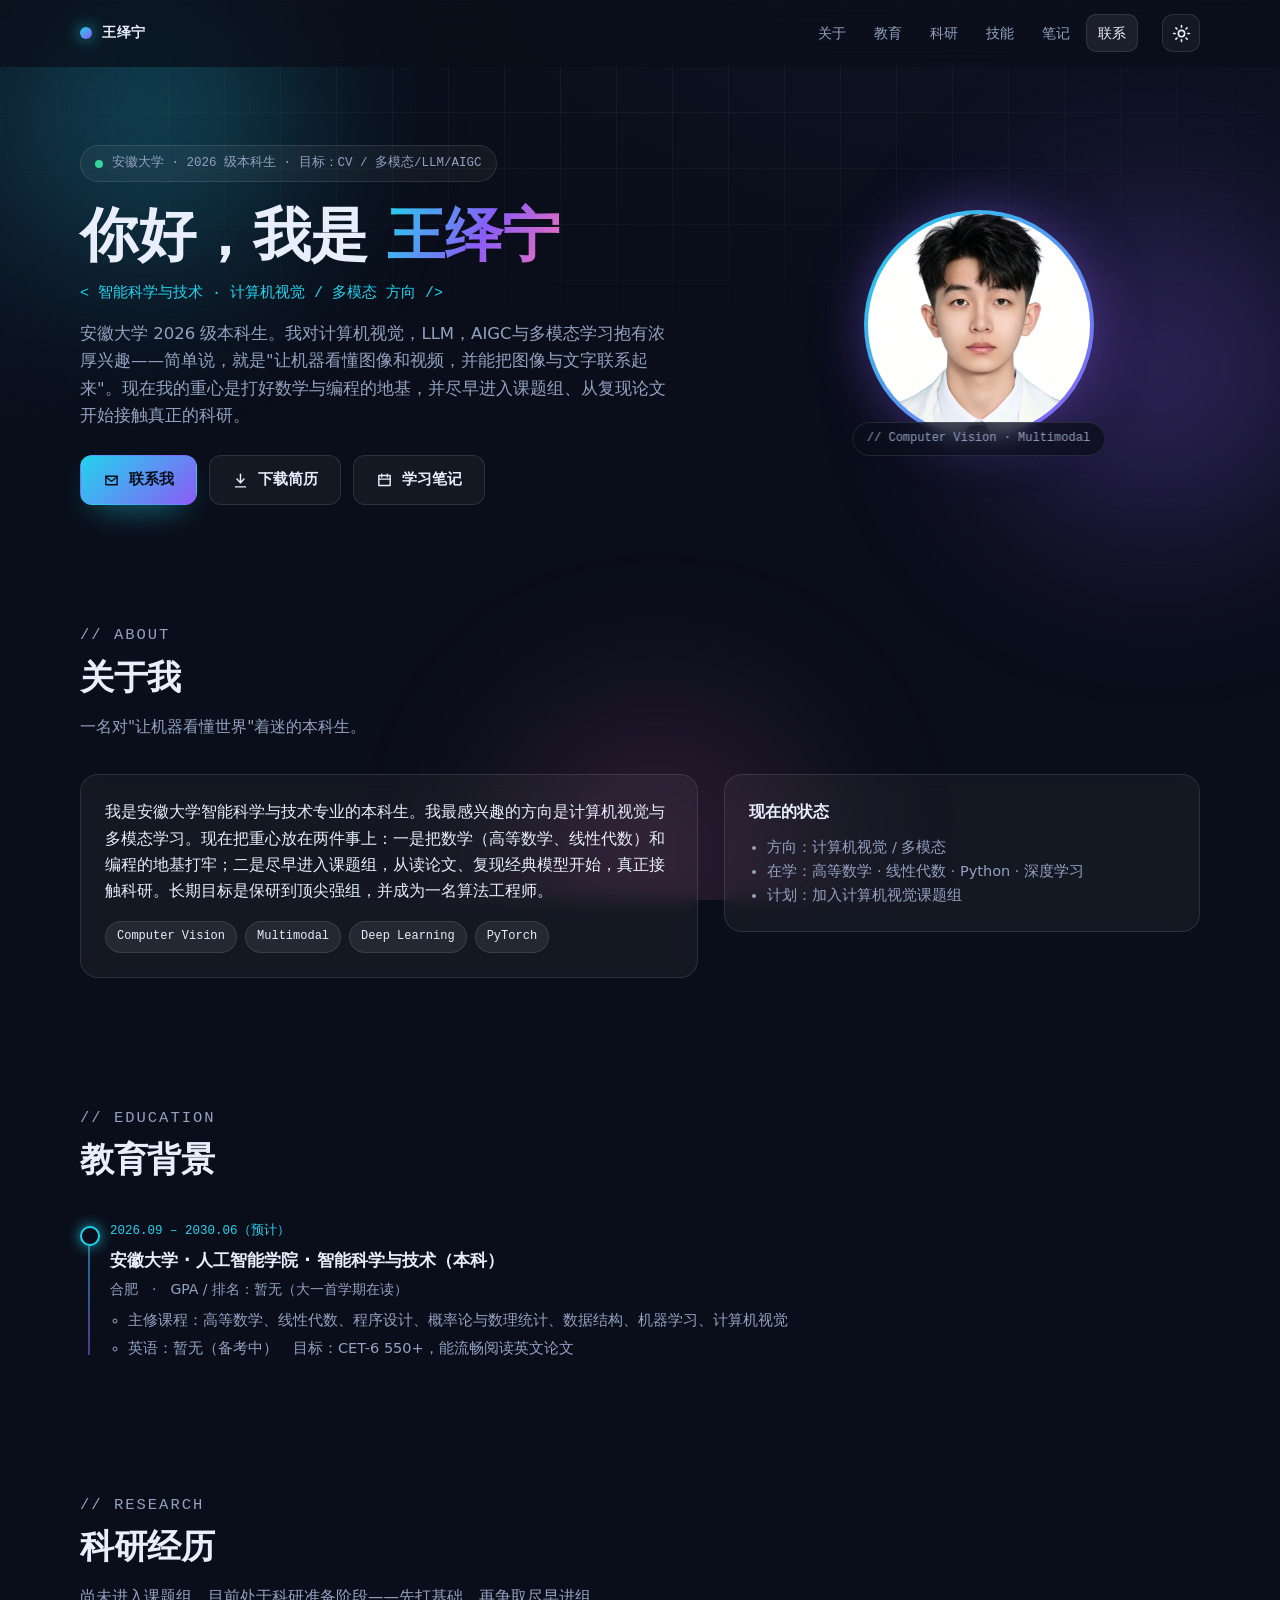
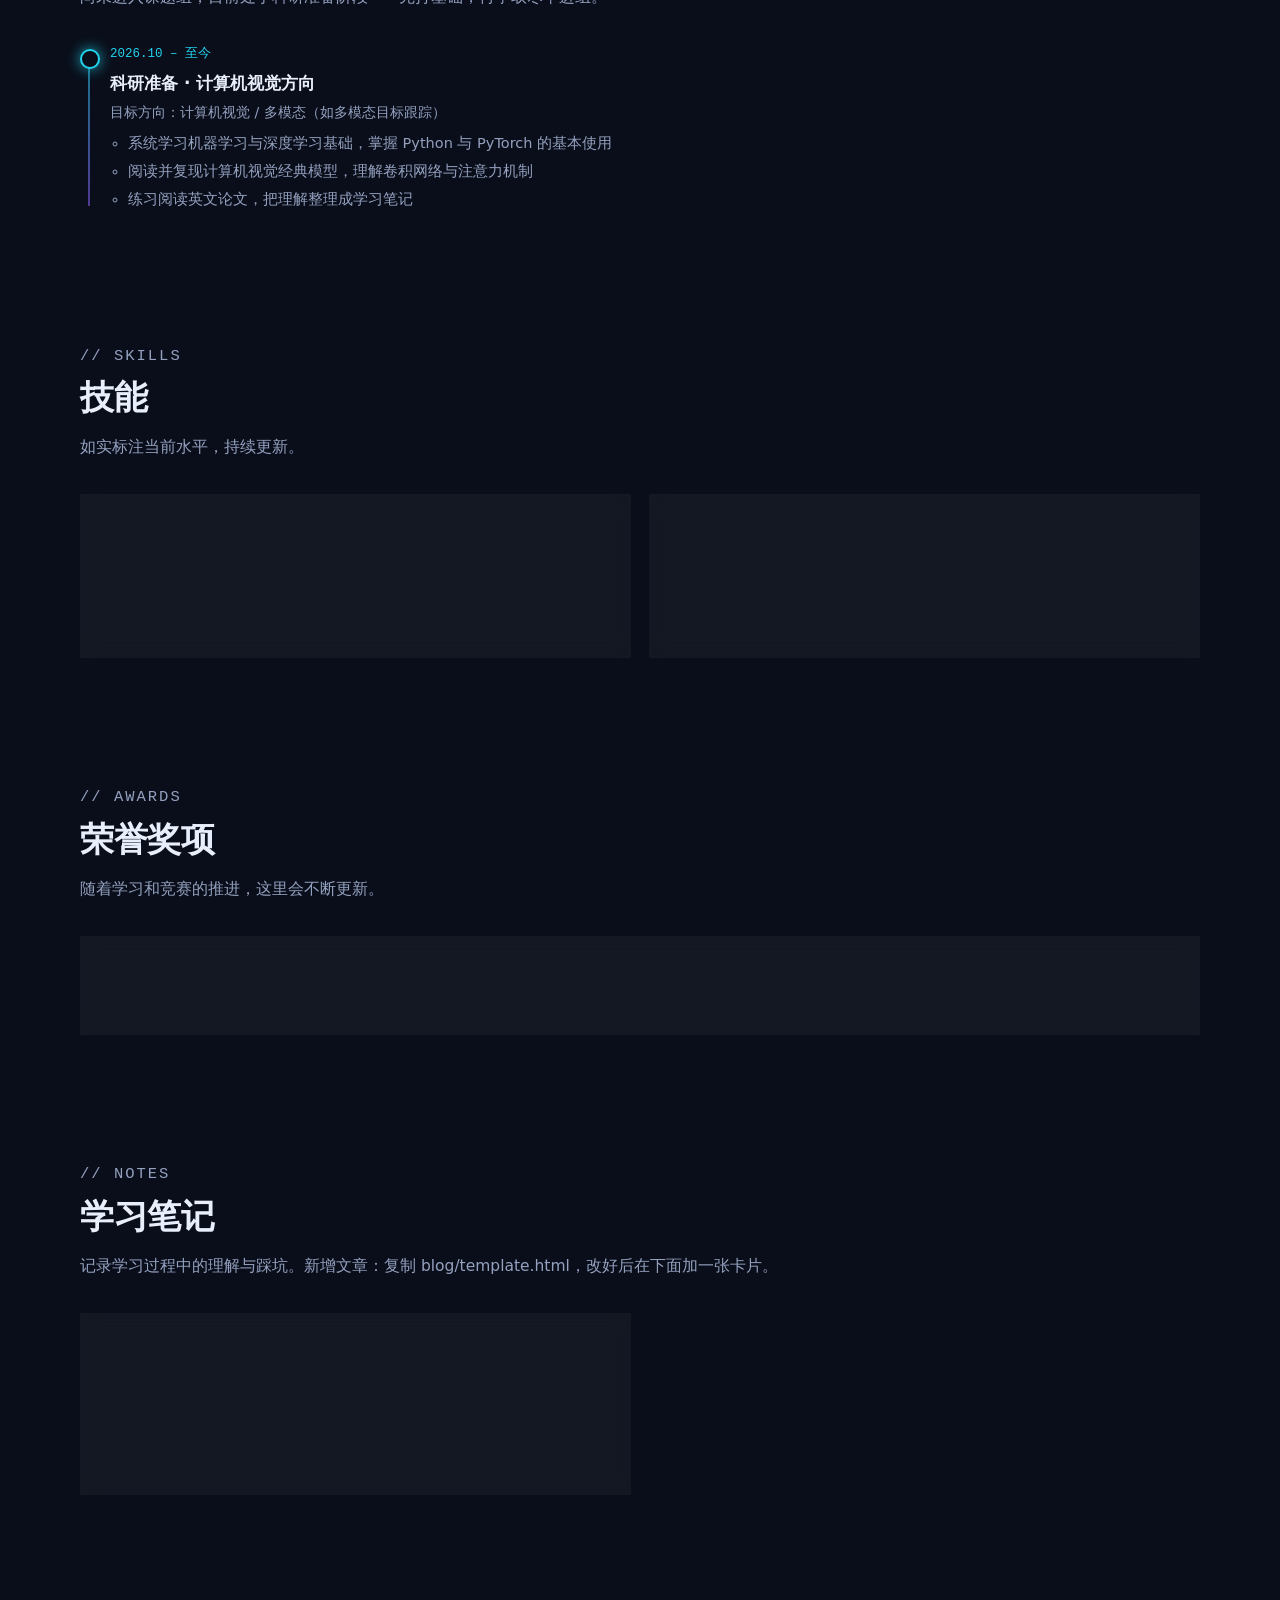
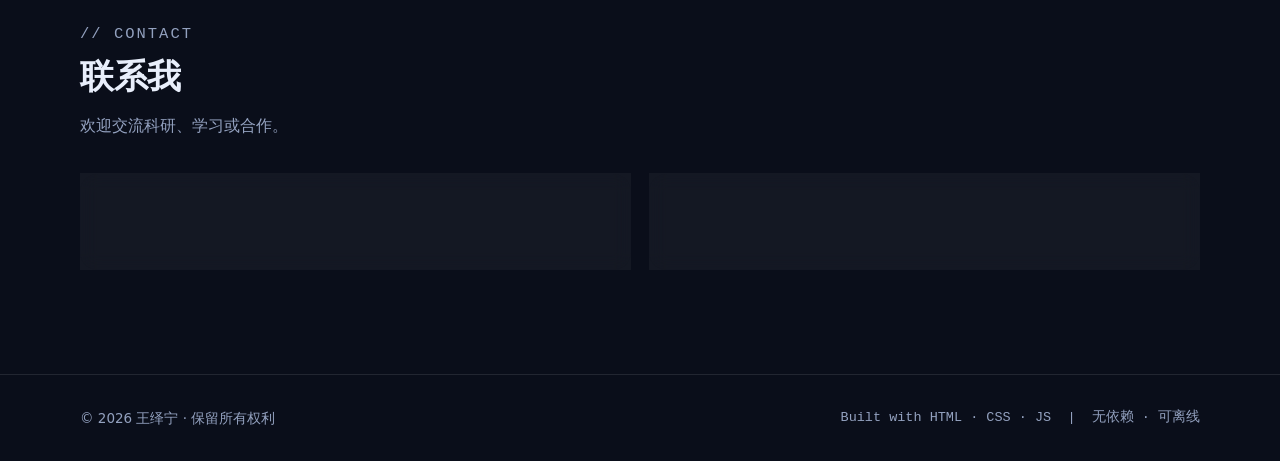
<file: index.html>
<!DOCTYPE html>
<html lang="zh-CN" data-theme="dark">
<head>
<meta charset="UTF-8">
<meta name="viewport" content="width=device-width, initial-scale=1">
<title>王绎宁· 智能科学与技术 · 个人主页</title>
<meta name="description" content="王绎宁的个人主页 —— 安徽大学 智能科学与技术，方向：计算机视觉 / 多模态/LL M>
<link rel="icon" href="assets/img/avatar.jpg" type="image/jpeg">
<script>document.documentElement.classList.add('js');</script>
<!--
  ===================== 只剩这些要你填（搜索【即可）=====================
  1. 姓名：本页 4 处（标题/导航/Hero/页脚）
  2. 联系方式：底部「联系我」区（邮箱 / GitHub / 电话）
  3. 头像：把照片放到 assets/img/avatar.png，并把 Hero 的 img src 改掉
  4. GPA / 英语 / 奖项：搜索「待补充」
  ===================================================================
-->
<link rel="stylesheet" href="assets/css/style.css">
</head>
<body>
<a class="skip" href="#main">跳到主要内容</a>

<div class="bg" aria-hidden="true">
  <span class="orb a"></span><span class="orb b"></span><span class="orb c"></span>
</div>

<header class="header">
  <div class="wrap nav">
    <a class="brand" href="#top"><span class="dot"></span><span>王绎宁</span></a>
    <nav class="nav-links" aria-label="主导航">
      <a href="#about">关于</a>
      <a href="#education">教育</a>
      <a href="#research">科研</a>
      <a href="#skills">技能</a>
      <a href="#notes">笔记</a>
      <a href="#contact">联系</a>
    </nav>
    <div class="nav-tools">
      <button class="icon-btn theme-btn" type="button" aria-label="切换主题" title="切换主题">
        <svg viewBox="0 0 24 24" width="19" height="19" fill="none" stroke="currentColor" stroke-width="2" stroke-linecap="round" stroke-linejoin="round" aria-hidden="true">
          <circle cx="12" cy="12" r="4"></circle>
          <path d="M12 2v2M12 20v2M4.9 4.9l1.4 1.4M17.7 17.7l1.4 1.4M2 12h2M20 12h2M4.9 19.1l1.4-1.4M17.7 6.3l1.4-1.4"></path>
        </svg>
      </button>
      <button class="icon-btn menu-btn" type="button" aria-label="打开菜单" aria-expanded="false">
        <svg viewBox="0 0 24 24" width="20" height="20" fill="none" stroke="currentColor" stroke-width="2" stroke-linecap="round" aria-hidden="true">
          <path d="M4 7h16M4 12h16M4 17h16"></path>
        </svg>
      </button>
    </div>
  </div>
</header>

<main id="main">

  <!-- ===== Hero ===== -->
  <section class="hero wrap" id="top">
    <div class="hero-grid">
      <div class="hero-copy reveal">
        <span class="status"><span class="pulse" aria-hidden="true"></span> 安徽大学 · 2026 级本科生 · 目标：CV / 多模态/LLM/AIGC</span>
        <h1>你好，我是 <span class="grad">王绎宁</span></h1>
        <p class="role">&lt; 智能科学与技术 · 计算机视觉 / 多模态 方向 /&gt;</p>
        <p class="lede">安徽大学 2026 级本科生。我对计算机视觉，LLM，AIGC与多模态学习抱有浓厚兴趣——简单说，就是"让机器看懂图像和视频，并能把图像与文字联系起来"。现在我的重心是打好数学与编程的地基，并尽早进入课题组、从复现论文开始接触真正的科研。</p>
        <div class="cta">
          <a class="btn primary" href="#contact">
            <svg viewBox="0 0 24 24" fill="none" stroke="currentColor" stroke-width="2" stroke-linecap="round" stroke-linejoin="round" aria-hidden="true"><path d="M4 6h16v12H4z"></path><path d="m4 7 8 6 8-6"></path></svg>
            联系我
          </a>
          <a class="btn" href="resume.html" target="_blank" rel="noopener">
            <svg viewBox="0 0 24 24" fill="none" stroke="currentColor" stroke-width="2" stroke-linecap="round" stroke-linejoin="round" aria-hidden="true"><path d="M12 3v12"></path><path d="m7 10 5 5 5-5"></path><path d="M5 21h14"></path></svg>
            下载简历
          </a>
          <a class="btn" href="#notes">
            <svg viewBox="0 0 24 24" fill="none" stroke="currentColor" stroke-width="2" stroke-linecap="round" stroke-linejoin="round" aria-hidden="true"><path d="M4 5h16v14H4z"></path><path d="M8 3v4M16 3v4M4 10h16"></path></svg>
            学习笔记
          </a>
        </div>
      </div>
      <div class="avatar-card reveal d2">
        <div class="avatar-ring"><img src="assets/img/avatar.jpg" alt="王绎宁的头像" width="640" height="640"></div>
        <span class="avatar-meta">// Computer Vision · Multimodal</span>
      </div>
    </div>
  </section>

  <!-- ===== 关于我 ===== -->
  <section class="section wrap" id="about">
    <div class="section-head reveal">
      <p class="kicker">// About</p>
      <h2>关于我</h2>
      <p>一名对"让机器看懂世界"着迷的本科生。</p>
    </div>
    <div class="about-grid">
      <article class="card reveal">
        <p style="margin:0">我是安徽大学智能科学与技术专业的本科生。我最感兴趣的方向是计算机视觉与多模态学习。现在把重心放在两件事上：一是把数学（高等数学、线性代数）和编程的地基打牢；二是尽早进入课题组，从读论文、复现经典模型开始，真正接触科研。长期目标是保研到顶尖强组，并成为一名算法工程师。</p>
        <div class="taglist">
          <span class="tag">Computer Vision</span>
          <span class="tag">Multimodal</span>
          <span class="tag">Deep Learning</span>
          <span class="tag">PyTorch</span>
        </div>
      </article>
      <article class="card reveal d1">
        <h3 style="margin:0 0 10px;font-size:16px">现在的状态</h3>
        <ul style="margin:0;padding-left:18px;color:var(--muted);font-size:14.5px">
          <li>方向：计算机视觉 / 多模态</li>
          <li>在学：高等数学 · 线性代数 · Python · 深度学习</li>
          <li>计划：加入计算机视觉课题组</li>
        </ul>
      </article>
    </div>
  </section>

  <!-- ===== 教育背景 ===== -->
  <section class="section wrap" id="education">
    <div class="section-head reveal">
      <p class="kicker">// Education</p>
      <h2>教育背景</h2>
    </div>
    <ol class="timeline reveal">
      <li class="tl-item">
        <p class="when">2026.09 – 2030.06（预计）</p>
        <h3>安徽大学 · 人工智能学院 · 智能科学与技术（本科）</h3>
        <p class="sub">合肥　·　GPA / 排名：暂无（大一首学期在读）</p>
        <ul>
          <li>主修课程：高等数学、线性代数、程序设计、概率论与数理统计、数据结构、机器学习、计算机视觉</li>
          <li>英语：暂无（备考中）　目标：CET-6 550+，能流畅阅读英文论文</li>
        </ul>
      </li>
    </ol>
  </section>

  <!-- ===== 科研经历 ===== -->
  <section class="section wrap" id="research">
    <div class="section-head reveal">
      <p class="kicker">// Research</p>
      <h2>科研经历</h2>
      <p>尚未进入课题组，目前处于科研准备阶段——先打基础，再争取尽早进组。</p>
    </div>
    <ol class="timeline reveal">
      <li class="tl-item">
        <p class="when">2026.10 – 至今</p>
        <h3>科研准备 · 计算机视觉方向</h3>
        <p class="sub">目标方向：计算机视觉 / 多模态（如多模态目标跟踪）</p>
        <ul>
          <li>系统学习机器学习与深度学习基础，掌握 Python 与 PyTorch 的基本使用</li>
          <li>阅读并复现计算机视觉经典模型，理解卷积网络与注意力机制</li>
          <li>练习阅读英文论文，把理解整理成学习笔记</li>
        </ul>
      </li>
    </ol>
  </section>

  <!-- ===== 技能 ===== -->
  <section class="section wrap" id="skills">
    <div class="section-head reveal">
      <p class="kicker">// Skills</p>
      <h2>技能</h2>
      <p>如实标注当前水平，持续更新。</p>
    </div>
    <div class="grid cols-2">
      <div class="card reveal">
        <div class="skill" style="--w:70%"><div class="label"><b>Python</b><span>使用中</span></div><div class="bar"><i></i></div></div>
        <div class="skill" style="--w:55%"><div class="label"><b>C / C++</b><span>基础</span></div><div class="bar"><i></i></div></div>
      </div>
      <div class="card reveal d1">
        <div class="skill" style="--w:60%"><div class="label"><b>PyTorch</b><span>入门</span></div><div class="bar"><i></i></div></div>
      </div>
    </div>
  </section>

  <!-- ===== 荣誉奖项 ===== -->
  <section class="section wrap" id="awards">
    <div class="section-head reveal">
      <p class="kicker">// Awards</p>
      <h2>荣誉奖项</h2>
      <p>随着学习和竞赛的推进，这里会不断更新。</p>
    </div>
    <div class="card reveal">
      <ul class="awards">
        <li><span class="yr">暂无</span><span class="txt">目前暂未获得奖项，正在通过课程学习与竞赛持续积累。</span></li>
      </ul>
    </div>
  </section>

  <!-- ===== 学习笔记 ===== -->
  <section class="section wrap" id="notes">
    <div class="section-head reveal">
      <p class="kicker">// Notes</p>
      <h2>学习笔记</h2>
      <p>记录学习过程中的理解与踩坑。新增文章：复制 blog/template.html，改好后在下面加一张卡片。</p>
    </div>
    <div class="grid cols-2">
      <article class="card post reveal">
        <h3>更多笔记整理中…</h3>
        <p class="meta">持续更新 · 深度学习</p>
        <p>每学完一个知识点，就用自己的话写成一篇笔记沉淀下来。</p>
        <a class="more" href="blog/template.html">查看模板 →</a>
      </article>
    </div>
  </section>

  <!-- ===== 联系我 ===== -->
  <section class="section wrap" id="contact">
    <div class="section-head reveal">
      <p class="kicker">// Contact</p>
      <h2>联系我</h2>
      <p>欢迎交流科研、学习或合作。</p>
    </div>
    <div class="contact-grid">
      <div class="card contact-card reveal">
        <span class="ic" aria-hidden="true"><svg viewBox="0 0 24 24" fill="none" stroke="currentColor" stroke-width="2" stroke-linecap="round" stroke-linejoin="round"><path d="M4 6h16v12H4z"></path><path d="m4 7 8 6 8-6"></path></svg></span>
        <div><div class="t">Email</div><a class="v" href="mailto:2206836982@qq.com">2206836982@qq.com</a></div>
      </div>
      <div class="card contact-card reveal d1">
        <span class="ic" aria-hidden="true"><svg viewBox="0 0 24 24" fill="currentColor"><path d="M12 2a10 10 0 0 0-3.16 19.49c.5.09.68-.22.68-.48v-1.7c-2.78.6-3.37-1.34-3.37-1.34-.45-1.16-1.1-1.47-1.1-1.47-.9-.62.07-.6.07-.6 1 .07 1.53 1.03 1.53 1.03.9 1.53 2.34 1.09 2.9.83.09-.65.35-1.09.63-1.34-2.22-.25-4.55-1.11-4.55-4.94 0-1.09.39-1.98 1.03-2.68-.1-.25-.45-1.27.1-2.65 0 0 .84-.27 2.75 1.02a9.6 9.6 0 0 1 5 0c1.91-1.29 2.75-1.02 2.75-1.02.55 1.38.2 2.4.1 2.65.64.7 1.03 1.59 1.03 2.68 0 3.84-2.34 4.68-4.57 4.93.36.31.68.92.68 1.85v2.74c0 .27.18.58.69.48A10 10 0 0 0 12 2z"></path></svg></span>
        <div><div class="t">GitHub</div><a class="v" href="https://github.com/2206836982-create" target="_blank" rel="noopener">github.com/2206836982-create</a></div>
      </div>
    </div>
  </section>
</main>

<footer class="footer">
  <div class="wrap">
    <span>© <span class="year">2026</span> 王绎宁 · 保留所有权利</span>
    <span class="mono">Built with HTML · CSS · JS &nbsp;|&nbsp; 无依赖 · 可离线</span>
  </div>
</footer>

<button class="totop" type="button" aria-label="返回顶部">
  <svg viewBox="0 0 24 24" width="20" height="20" fill="none" stroke="currentColor" stroke-width="2" stroke-linecap="round" stroke-linejoin="round" aria-hidden="true"><path d="M12 19V5"></path><path d="m5 12 7-7 7 7"></path></svg>
</button>

<script src="assets/js/main.js"></script>
</body>
</html>
</file>
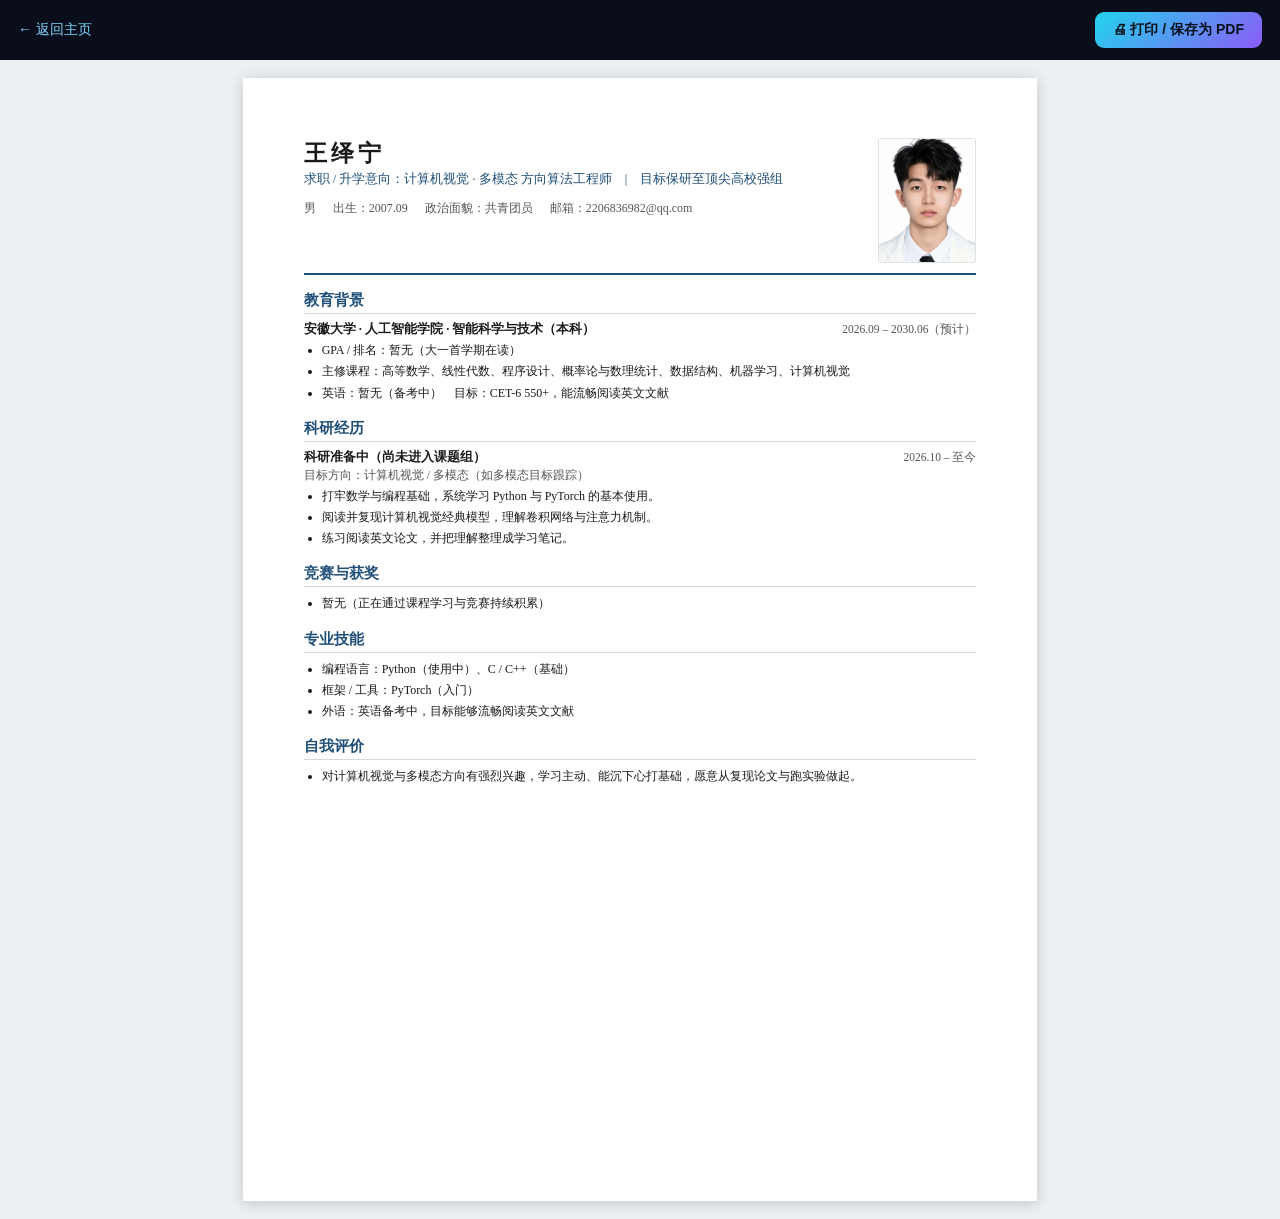
<file: resume.html>
<!DOCTYPE html>
<html lang="zh-CN">
<head>
<meta charset="UTF-8">
<meta name="viewport" content="width=device-width, initial-scale=1">
<title>王绎宁 · 简历（打印版）</title>
<style>
  :root{ --ink:#1a1a1a; --sub:#555; --line:#d8d8d8; --accent:#1f4e79; }
  *{ box-sizing:border-box; }
  body{ margin:0; background:#eceff3; font-family:"Songti SC","SimSun","Times New Roman",serif; color:var(--ink); }
  .bar{ position:sticky; top:0; display:flex; justify-content:space-between; gap:12px; align-items:center;
        padding:12px 18px; background:#0a0e1a; color:#e8eefb; font-family:-apple-system,"PingFang SC",sans-serif; font-size:14px; }
  .bar a{ color:#7dd3fc; text-decoration:none; }
  .bar button{ font:inherit; cursor:pointer; border:0; border-radius:9px; padding:9px 18px;
        background:linear-gradient(135deg,#22d3ee,#8b5cf6); color:#04101c; font-weight:700; }
  .page{ width:210mm; min-height:297mm; margin:18px auto; background:#fff; padding:16mm 16mm 14mm;
        box-shadow:0 2px 14px rgba(0,0,0,.18); }
  h1{ font-size:23px; margin:0 0 2px; letter-spacing:4px; }
  .intent{ color:var(--accent); font-size:12.5px; margin:2px 0 10px; }
  .head{ display:flex; justify-content:space-between; gap:16px; align-items:flex-start;
        border-bottom:2px solid var(--accent); padding-bottom:10px; margin-bottom:12px; }
  .head-main{ flex:1; min-width:0; }
  .photo{ width:26mm; height:33mm; object-fit:cover; object-position:50% 30%;
          border:1px solid #e2e2e2; border-radius:2px; flex:0 0 auto; }
  .contact{ font-size:12px; color:var(--sub); line-height:1.7; }
  .contact span{ margin-right:14px; white-space:nowrap; }
  h2{ font-size:14.5px; color:var(--accent); margin:16px 0 7px; padding-bottom:3px; border-bottom:1px solid var(--line); }
  .item{ margin-bottom:9px; }
  .row{ display:flex; justify-content:space-between; align-items:baseline; font-size:12.5px; }
  .row .l{ font-weight:700; }
  .row .r{ color:var(--sub); font-size:11.5px; white-space:nowrap; }
  .role{ font-size:12px; color:var(--sub); margin:1px 0 3px; }
  ul{ margin:3px 0 6px; padding-left:18px; }
  li{ font-size:12px; line-height:1.6; margin-bottom:2px; }
  @media print{ .bar{ display:none; } body{ background:#fff; } .page{ margin:0; box-shadow:none; width:auto; min-height:auto; padding:0; } @page{ size:A4; margin:12mm; } }
</style>
</head>
<body>
<div class="bar">
  <a href="index.html">← 返回主页</a>
  <button type="button" onclick="window.print()">🖨 打印 / 保存为 PDF</button>
</div>

<div class="page">
  <div class="head">
    <div class="head-main">
      <h1>王绎宁</h1>
      <div class="intent">求职 / 升学意向：计算机视觉 · 多模态 方向算法工程师　|　目标保研至顶尖高校强组</div>
      <div class="contact">
        <span>男</span>
        <span>出生：2007.09</span>
        <span>政治面貌：共青团员</span>
        <span>邮箱：2206836982@qq.com</span>
      </div>
    </div>
    <img class="photo" src="assets/img/avatar.jpg" alt="王绎宁的照片">
  </div>

  <h2>教育背景</h2>
  <div class="item">
    <div class="row"><span class="l">安徽大学 · 人工智能学院 · 智能科学与技术（本科）</span><span class="r">2026.09 – 2030.06（预计）</span></div>
    <ul>
      <li>GPA / 排名：暂无（大一首学期在读）</li>
      <li>主修课程：高等数学、线性代数、程序设计、概率论与数理统计、数据结构、机器学习、计算机视觉</li>
      <li>英语：暂无（备考中）　目标：CET-6 550+，能流畅阅读英文文献</li>
    </ul>
  </div>

  <h2>科研经历</h2>
  <div class="item">
    <div class="row"><span class="l">科研准备中（尚未进入课题组）</span><span class="r">2026.10 – 至今</span></div>
    <div class="role">目标方向：计算机视觉 / 多模态（如多模态目标跟踪）</div>
    <ul>
      <li>打牢数学与编程基础，系统学习 Python 与 PyTorch 的基本使用。</li>
      <li>阅读并复现计算机视觉经典模型，理解卷积网络与注意力机制。</li>
      <li>练习阅读英文论文，并把理解整理成学习笔记。</li>
    </ul>
  </div>

  <h2>竞赛与获奖</h2>
  <ul>
    <li>暂无（正在通过课程学习与竞赛持续积累）</li>
  </ul>

  <h2>专业技能</h2>
  <ul>
    <li>编程语言：Python（使用中）、C / C++（基础）</li>
    <li>框架 / 工具：PyTorch（入门）</li>
    <li>外语：英语备考中，目标能够流畅阅读英文文献</li>
  </ul>

  <h2>自我评价</h2>
  <ul>
    <li>对计算机视觉与多模态方向有强烈兴趣，学习主动、能沉下心打基础，愿意从复现论文与跑实验做起。</li>
  </ul>
</div>
</body>
</html>
</file>
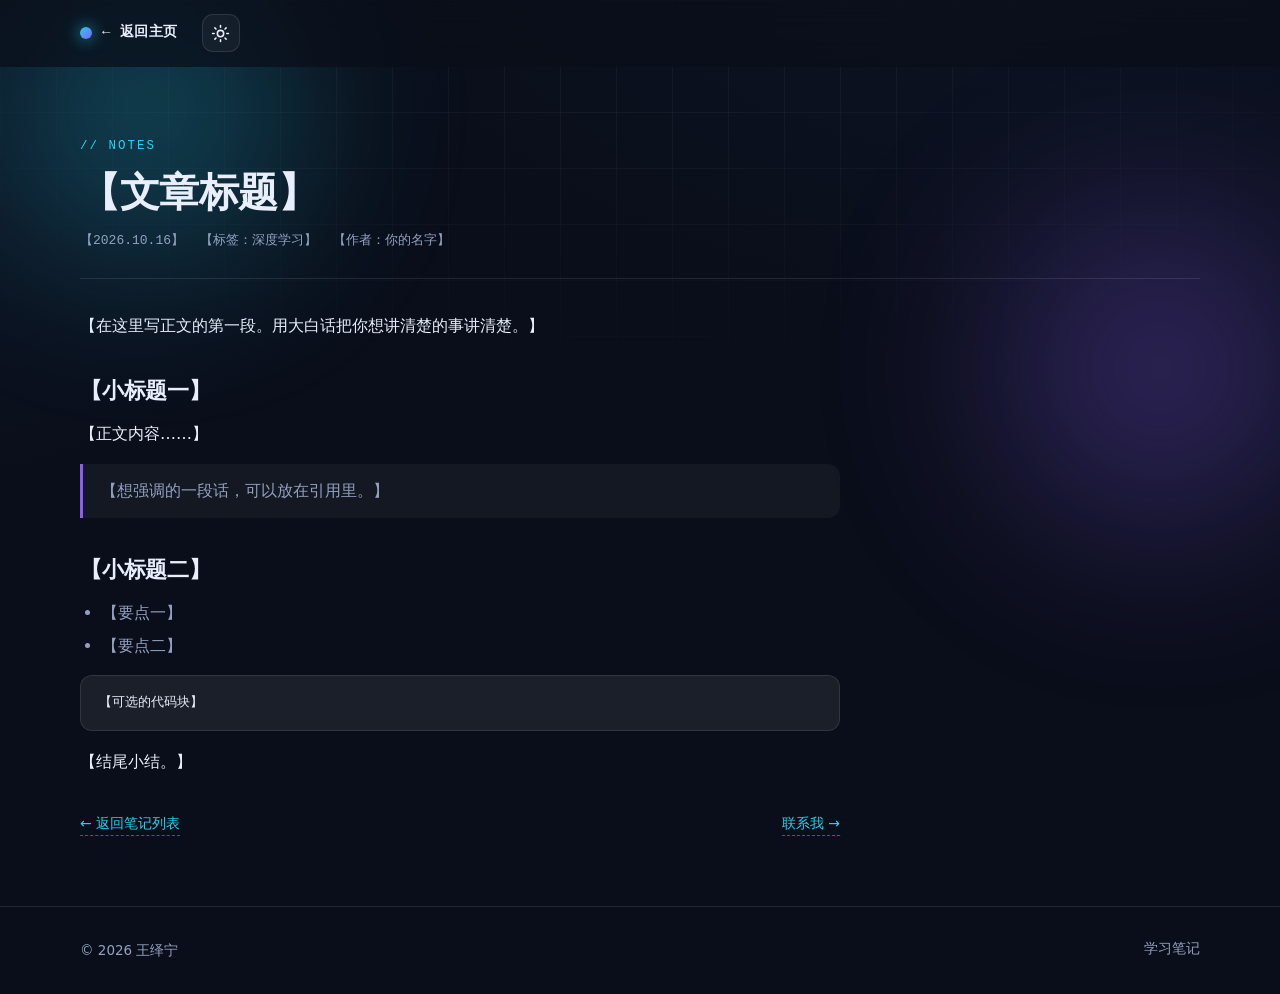
<file: blog/template.html>
<!DOCTYPE html>
<html lang="zh-CN" data-theme="dark">
<head>
<meta charset="UTF-8">
<meta name="viewport" content="width=device-width, initial-scale=1">
<title>【文章标题】· 学习笔记</title>
<!--
  ===================== 新增文章步骤 =====================
  1. 复制本文件，改名为英文短名（如 resnet-notes.html）
  2. 修改 <title>、下方 h1 标题、日期、标签
  3. 在 <article class="article-body"> 里写正文
  4. 打开 ../index.html，在「学习笔记」区加一张卡片，链接到本文件
  ======================================================
-->
<script>document.documentElement.classList.add('js');</script>
<link rel="stylesheet" href="../assets/css/style.css">
</head>
<body>
<div class="bg" aria-hidden="true"><span class="orb a"></span><span class="orb b"></span></div>

<header class="header">
  <div class="wrap nav">
    <a class="brand" href="../index.html"><span class="dot"></span><span>← 返回主页</span></a>
    <div class="nav-tools">
      <button class="icon-btn theme-btn" type="button" aria-label="切换主题" title="切换主题">
        <svg viewBox="0 0 24 24" width="19" height="19" fill="none" stroke="currentColor" stroke-width="2" stroke-linecap="round" stroke-linejoin="round" aria-hidden="true"><circle cx="12" cy="12" r="4"></circle><path d="M12 2v2M12 20v2M4.9 4.9l1.4 1.4M17.7 17.7l1.4 1.4M2 12h2M20 12h2M4.9 19.1l1.4-1.4M17.7 6.3l1.4-1.4"></path></svg>
      </button>
    </div>
  </div>
</header>

<main>
  <div class="wrap">
    <div class="article-head">
      <p class="kicker">// Notes</p>
      <h1>【文章标题】</h1>
      <div class="article-meta"><span>【2026.10.16】</span><span>【标签：深度学习】</span><span>【作者：你的名字】</span></div>
    </div>
    <article class="article-body">
      <p>【在这里写正文的第一段。用大白话把你想讲清楚的事讲清楚。】</p>
      <h2>【小标题一】</h2>
      <p>【正文内容……】</p>
      <blockquote>【想强调的一段话，可以放在引用里。】</blockquote>
      <h2>【小标题二】</h2>
      <ul>
        <li>【要点一】</li>
        <li>【要点二】</li>
      </ul>
      <pre><code>【可选的代码块】</code></pre>
      <p>【结尾小结。】</p>
      <div class="article-nav">
        <a href="../index.html#notes">← 返回笔记列表</a>
        <a href="../index.html#contact">联系我 →</a>
      </div>
    </article>
  </div>
</main>

<footer class="footer"><div class="wrap"><span>© <span class="year">2026</span> 王绎宁</span><span class="mono">学习笔记</span></div></footer>
<button class="totop" type="button" aria-label="返回顶部"><svg viewBox="0 0 24 24" width="20" height="20" fill="none" stroke="currentColor" stroke-width="2" stroke-linecap="round" stroke-linejoin="round" aria-hidden="true"><path d="M12 19V5"></path><path d="m5 12 7-7 7 7"></path></svg></button>
<script src="../assets/js/main.js"></script>
</body>
</html>
</file>
<file: assets/css/style.css>
/* =========================================================
   个人简历网站 · 科技炫酷风
   主题色板：改 --accent-1 / --accent-2 即可换色
   ========================================================= */

/* ---------- 主题变量（默认深色） ---------- */
:root{
  --bg:#0a0e1a;
  --bg-2:#0d1424;
  --surface:rgba(255,255,255,.045);
  --surface-2:rgba(255,255,255,.07);
  --border:rgba(255,255,255,.10);
  --border-strong:rgba(255,255,255,.20);
  --text:#e8eefb;
  --muted:#93a1bf;
  --muted-2:#6b7896;
  --accent-1:#22d3ee;   /* 青色 */
  --accent-2:#8b5cf6;   /* 紫色 */
  --accent-3:#f472b6;   /* 粉色点缀 */
  --gradient:linear-gradient(135deg,var(--accent-1),var(--accent-2));
  --gradient-3:linear-gradient(120deg,var(--accent-1),var(--accent-2) 55%,var(--accent-3));
  --header-bg:rgba(10,14,26,.72);
  --shadow:0 20px 60px -28px rgba(0,0,0,.85);
  --glow:0 0 0 1px rgba(34,211,238,.28),0 18px 55px -20px rgba(139,92,246,.55);
  --radius:18px;
  --radius-sm:12px;
  --maxw:1120px;
  --mono:"SFMono-Regular",ui-monospace,"JetBrains Mono","Cascadia Code",Consolas,"Liberation Mono",monospace;
  --sans:-apple-system,BlinkMacSystemFont,"Segoe UI","PingFang SC","Hiragino Sans GB","Microsoft YaHei","Noto Sans SC",system-ui,sans-serif;
}

/* ---------- 浅色主题 ---------- */
html[data-theme="light"]{
  --bg:#f4f6fb;
  --bg-2:#eef1f8;
  --surface:rgba(255,255,255,.85);
  --surface-2:#ffffff;
  --border:rgba(15,23,42,.10);
  --border-strong:rgba(15,23,42,.20);
  --text:#111827;
  --muted:#5b6784;
  --muted-2:#8892a8;
  --accent-1:#0891b2;
  --accent-2:#7c3aed;
  --accent-3:#db2777;
  --header-bg:rgba(244,246,251,.80);
  --shadow:0 20px 50px -30px rgba(15,23,42,.45);
  --glow:0 0 0 1px rgba(8,145,178,.25),0 18px 50px -22px rgba(124,58,237,.40);
}

/* ---------- 基础 ---------- */
*{box-sizing:border-box}
html{scroll-behavior:smooth;scroll-padding-top:84px}
body{
  margin:0;
  font-family:var(--sans);
  background:var(--bg);
  color:var(--text);
  line-height:1.65;
  -webkit-font-smoothing:antialiased;
  overflow-x:hidden;
}
a{color:inherit;text-decoration:none}
img{max-width:100%;display:block}
button{font:inherit;cursor:pointer}
:focus-visible{outline:2px solid var(--accent-1);outline-offset:3px;border-radius:6px}
::selection{background:rgba(139,92,246,.35)}

.wrap{width:min(var(--maxw),92vw);margin-inline:auto}
.grad{
  background:var(--gradient-3);
  -webkit-background-clip:text;background-clip:text;color:transparent;
}
.mono{font-family:var(--mono)}
.muted{color:var(--muted)}
.skip{position:absolute;left:-9999px;top:0;background:var(--accent-1);color:#04101c;padding:10px 16px;border-radius:0 0 10px 0;z-index:100}
.skip:focus{left:0}

/* ---------- 背景层 ---------- */
.bg{position:fixed;inset:0;z-index:-2;overflow:hidden;background:
  radial-gradient(1200px 700px at 80% -10%,var(--bg-2),transparent 60%),
  radial-gradient(900px 600px at -10% 20%,var(--bg-2),transparent 55%),
  var(--bg);}
.bg::after{ /* 网格 */
  content:"";position:absolute;inset:0;
  background-image:linear-gradient(rgba(255,255,255,.045) 1px,transparent 1px),
                   linear-gradient(90deg,rgba(255,255,255,.045) 1px,transparent 1px);
  background-size:56px 56px;
  mask-image:radial-gradient(ellipse 90% 60% at 50% 0%,#000 20%,transparent 75%);
  -webkit-mask-image:radial-gradient(ellipse 90% 60% at 50% 0%,#000 20%,transparent 75%);
}
html[data-theme="light"] .bg::after{
  background-image:linear-gradient(rgba(15,23,42,.05) 1px,transparent 1px),
                   linear-gradient(90deg,rgba(15,23,42,.05) 1px,transparent 1px);
}
.orb{position:absolute;border-radius:50%;filter:blur(90px);opacity:.45;will-change:transform}
.orb.a{width:460px;height:460px;top:-120px;left:-80px;background:radial-gradient(circle,var(--accent-1),transparent 62%);animation:float1 18s ease-in-out infinite}
.orb.b{width:520px;height:520px;top:12%;right:-140px;background:radial-gradient(circle,var(--accent-2),transparent 62%);animation:float2 22s ease-in-out infinite}
.orb.c{width:420px;height:420px;bottom:-160px;left:35%;background:radial-gradient(circle,var(--accent-3),transparent 65%);opacity:.28;animation:float1 26s ease-in-out infinite}
@keyframes float1{0%,100%{transform:translate(0,0)}50%{transform:translate(40px,50px)}}
@keyframes float2{0%,100%{transform:translate(0,0)}50%{transform:translate(-50px,40px)}}

/* ---------- 顶部导航 ---------- */
.header{
  position:sticky;top:0;z-index:60;
  background:var(--header-bg);
  backdrop-filter:blur(14px);-webkit-backdrop-filter:blur(14px);
  border-bottom:1px solid transparent;
  transition:border-color .3s,box-shadow .3s,padding .3s;
}
.header.scrolled{border-bottom-color:var(--border);box-shadow:0 10px 30px -22px rgba(0,0,0,.9)}
.nav{display:flex;align-items:center;gap:18px;padding:14px 0}
.brand{display:flex;align-items:center;gap:10px;font-weight:800;letter-spacing:.5px}
.brand .dot{width:12px;height:12px;border-radius:50%;background:var(--gradient);box-shadow:0 0 16px rgba(34,211,238,.85)}
.brand span{font-family:var(--mono);font-size:14px}
.nav-links{display:flex;gap:4px;margin-left:auto;flex-wrap:wrap}
.nav-links a{
  font-size:13.5px;color:var(--muted);padding:8px 12px;border-radius:10px;
  transition:color .2s,background .2s;
}
.nav-links a:hover{color:var(--text);background:var(--surface)}
.nav-links a.active{color:var(--text);background:var(--surface-2);box-shadow:inset 0 0 0 1px var(--border)}
.nav-tools{display:flex;align-items:center;gap:8px;margin-left:6px}
.icon-btn{
  width:38px;height:38px;display:grid;place-items:center;border-radius:11px;
  border:1px solid var(--border);background:var(--surface);color:var(--text);
  transition:border-color .2s,transform .2s,background .2s;
}
.icon-btn:hover{border-color:var(--accent-1);transform:translateY(-2px)}
.menu-btn{display:none}

/* ---------- Hero ---------- */
.hero{padding:78px 0 54px;position:relative}
.hero-grid{display:grid;grid-template-columns:1.35fr .95fr;gap:48px;align-items:center}
.status{
  display:inline-flex;align-items:center;gap:9px;font-size:12.5px;font-family:var(--mono);
  color:var(--muted);border:1px solid var(--border);background:var(--surface);
  padding:7px 14px;border-radius:999px;margin-bottom:22px;
}
.status .pulse{width:8px;height:8px;border-radius:50%;background:#34d399;box-shadow:0 0 0 0 rgba(52,211,153,.7);animation:pulse 2s infinite}
@keyframes pulse{0%{box-shadow:0 0 0 0 rgba(52,211,153,.6)}70%{box-shadow:0 0 0 12px rgba(52,211,153,0)}100%{box-shadow:0 0 0 0 rgba(52,211,153,0)}}
.hero h1{font-size:clamp(34px,5.4vw,58px);line-height:1.08;margin:0 0 14px;letter-spacing:-.5px;font-weight:850}
.hero .role{font-family:var(--mono);color:var(--accent-1);font-size:15px;margin-bottom:14px}
.hero .lede{font-size:16.5px;color:var(--muted);max-width:56ch;margin:0 0 26px}
.cta{display:flex;gap:12px;flex-wrap:wrap}
.btn{
  display:inline-flex;align-items:center;gap:9px;padding:12px 22px;border-radius:12px;
  font-size:14.5px;font-weight:650;border:1px solid var(--border);background:var(--surface);color:var(--text);
  transition:transform .2s,box-shadow .25s,border-color .25s,background .25s;
}
.btn:hover{transform:translateY(-2px);border-color:var(--border-strong)}
.btn.primary{background:var(--gradient);color:#04101c;border-color:transparent;box-shadow:0 14px 34px -16px rgba(34,211,238,.75)}
.btn.primary:hover{box-shadow:0 20px 44px -16px rgba(139,92,246,.85)}
.btn svg{width:17px;height:17px}

/* 头像卡 */
.avatar-card{position:relative;justify-self:center}
.avatar-ring{
  width:230px;height:230px;border-radius:50%;padding:4px;background:var(--gradient);
  box-shadow:0 0 60px -10px rgba(139,92,246,.6);
}
.avatar-ring img{width:100%;height:100%;border-radius:50%;object-fit:cover;background:var(--bg-2)}
.avatar-meta{
  position:absolute;bottom:-16px;left:50%;transform:translateX(-50%);
  font-family:var(--mono);font-size:12px;color:var(--muted);white-space:nowrap;
  background:var(--header-bg);border:1px solid var(--border);padding:6px 14px;border-radius:999px;
  backdrop-filter:blur(10px);
}

/* ---------- 通用区块 ---------- */
.section{padding:64px 0;scroll-margin-top:80px}
.section-head{margin-bottom:34px;max-width:760px}
.kicker{font-family:var(--mono);font-size:12.5px;color:var(--accent-1);letter-spacing:2px;text-transform:uppercase;margin-bottom:10px}
.section-head h2{font-size:clamp(24px,3.4vw,34px);margin:0 0 10px;letter-spacing:-.3px;font-weight:820}
.section-head p{color:var(--muted);margin:0;font-size:15.5px}

/* 卡片 */
.card{
  background:var(--surface);border:1px solid var(--border);border-radius:var(--radius);
  padding:24px;backdrop-filter:blur(9px);-webkit-backdrop-filter:blur(9px);
  transition:transform .28s,border-color .28s,box-shadow .28s;
}
.card:hover{transform:translateY(-5px);border-color:rgba(34,211,238,.45);box-shadow:var(--glow)}
.grid{display:grid;gap:18px}
.grid.cols-2{grid-template-columns:repeat(2,1fr)}
.grid.cols-3{grid-template-columns:repeat(3,1fr)}

/* 关于我 */
.about-grid{display:grid;grid-template-columns:1.3fr 1fr;gap:26px;align-items:start}
.taglist{display:flex;flex-wrap:wrap;gap:8px;margin-top:16px}
.tag{
  font-family:var(--mono);font-size:12px;color:var(--text);background:var(--surface-2);
  border:1px solid var(--border);padding:5px 11px;border-radius:999px;
}

/* 时间轴 */
.timeline{position:relative;padding-left:30px;margin:0;list-style:none}
.timeline::before{content:"";position:absolute;left:8px;top:6px;bottom:6px;width:2px;background:linear-gradient(var(--accent-1),var(--accent-2));opacity:.55}
.tl-item{position:relative;padding-bottom:26px}
.tl-item:last-child{padding-bottom:0}
.tl-item::before{content:"";position:absolute;left:-30px;top:5px;width:16px;height:16px;border-radius:50%;background:var(--bg);border:2px solid var(--accent-1);box-shadow:0 0 14px rgba(34,211,238,.8)}
.tl-item .when{font-family:var(--mono);font-size:12.5px;color:var(--accent-1);margin-bottom:4px}
.tl-item h3{margin:0 0 4px;font-size:17px}
.tl-item .sub{color:var(--muted);font-size:14px;margin:0 0 8px}
.tl-item ul{margin:0;padding-left:18px;color:var(--muted);font-size:14.5px}
.tl-item ul li{margin-bottom:4px}

/* 项目卡 */
.proj h3{margin:0 0 6px;font-size:17.5px}
.proj .meta{font-family:var(--mono);font-size:12.5px;color:var(--accent-1);margin-bottom:10px}
.proj p{margin:0 0 14px;color:var(--muted);font-size:14.5px}
.proj .links{display:flex;gap:14px;font-size:13.5px}
.proj .links a{color:var(--accent-1);border-bottom:1px dashed rgba(34,211,238,.5);padding-bottom:1px}
.proj .links a:hover{color:var(--accent-3);border-color:var(--accent-3)}

/* 技能 */
.skill{margin-bottom:18px}
.skill .label{display:flex;justify-content:space-between;font-size:14px;margin-bottom:7px}
.skill .label b{font-weight:650}
.skill .label span{font-family:var(--mono);color:var(--muted);font-size:12.5px}
.bar{height:8px;border-radius:99px;background:var(--surface-2);overflow:hidden;border:1px solid var(--border)}
.bar>i{display:block;height:100%;width:var(--w);border-radius:99px;background:var(--gradient);transition:width 1.3s cubic-bezier(.16,.84,.3,1)}
.js .bar>i{width:0}
.js .skill.in .bar>i{width:var(--w)}

/* 荣誉 */
.awards{list-style:none;margin:0;padding:0}
.awards li{display:flex;gap:12px;align-items:flex-start;padding:12px 0;border-bottom:1px dashed var(--border)}
.awards li:last-child{border-bottom:0}
.awards .yr{font-family:var(--mono);font-size:12.5px;color:var(--accent-1);min-width:64px;padding-top:2px}
.awards .txt{color:var(--text);font-size:14.5px}

/* 博客卡片 */
.post h3{margin:0 0 8px;font-size:17px}
.post .meta{font-family:var(--mono);font-size:12.5px;color:var(--muted);margin-bottom:10px}
.post p{margin:0 0 14px;color:var(--muted);font-size:14.5px}
.post .more{font-size:13.5px;color:var(--accent-1)}

/* 联系 */
.contact-grid{display:grid;grid-template-columns:repeat(auto-fit,minmax(220px,1fr));gap:18px}
.contact-card{display:flex;gap:14px;align-items:center}
.contact-card .ic{width:44px;height:44px;flex:0 0 44px;border-radius:12px;display:grid;place-items:center;background:var(--surface-2);border:1px solid var(--border);color:var(--accent-1)}
.contact-card .ic svg{width:20px;height:20px}
.contact-card .t{font-family:var(--mono);font-size:12px;color:var(--muted)}
.contact-card .v{font-size:14.5px;font-weight:600;word-break:break-all}

/* 页脚 */
.footer{border-top:1px solid var(--border);margin-top:40px;padding:32px 0;color:var(--muted);font-size:13.5px}
.footer .wrap{display:flex;justify-content:space-between;gap:14px;flex-wrap:wrap;align-items:center}

/* ---------- 滚动入场 ---------- */
/* 默认可见（无 JS 时内容不会消失）；启用 JS 后才做入场动画 */
.js .reveal{opacity:0;transform:translateY(26px);transition:opacity .75s ease,transform .75s cubic-bezier(.16,.84,.3,1)}
.js .reveal.in{opacity:1;transform:none}
.js .reveal.d1{transition-delay:.08s}.js .reveal.d2{transition-delay:.16s}.js .reveal.d3{transition-delay:.24s}

/* 返回顶部 */
.totop{
  position:fixed;right:22px;bottom:22px;z-index:70;width:46px;height:46px;border-radius:14px;
  border:1px solid var(--border);background:var(--header-bg);color:var(--text);display:grid;place-items:center;
  backdrop-filter:blur(10px);opacity:0;pointer-events:none;transition:opacity .3s,transform .3s;transform:translateY(10px);
}
.totop.show{opacity:1;pointer-events:auto;transform:none}
.totop:hover{border-color:var(--accent-1)}

/* ---------- 响应式 ---------- */
@media (max-width:1024px){
  .hero-grid{grid-template-columns:1fr;gap:38px}
  .avatar-card{order:-1;justify-self:start}
  .avatar-ring{width:170px;height:170px}
  .about-grid{grid-template-columns:1fr}
  .grid.cols-3{grid-template-columns:repeat(2,1fr)}
}
@media (max-width:768px){
  .nav{padding:12px 0}
  .nav-links{
    position:absolute;left:4vw;right:4vw;top:100%;flex-direction:column;gap:2px;
    background:var(--header-bg);border:1px solid var(--border);border-radius:16px;padding:10px;
    backdrop-filter:blur(16px);box-shadow:var(--shadow);
    display:none;
  }
  .header.nav-open .nav-links{display:flex}
  .nav-links a{padding:11px 14px;font-size:15px}
  .menu-btn{display:grid}
  .grid.cols-2,.grid.cols-3{grid-template-columns:1fr}
  .hero{padding:52px 0 40px}
  .section{padding:50px 0}
}
@media (max-width:420px){
  .avatar-ring{width:140px;height:140px}
  .btn{width:100%;justify-content:center}
  .cta{width:100%}
}

/* ---------- 无障碍：减少动效 ---------- */
@media (prefers-reduced-motion:reduce){
  *{animation:none!important;transition:none!important}
  html{scroll-behavior:auto}
  .reveal{opacity:1!important;transform:none!important}
  .bar>i{width:var(--w)!important}
}

/* ---------- 打印 ---------- */
@media print{
  .header,.totop,.orb,.bg::after{display:none!important}
  body{background:#fff;color:#000}
}

/* =========================================================
   博客文章页样式
   ========================================================= */
.article-head{padding:56px 0 26px;border-bottom:1px solid var(--border)}
.article-head .kicker{margin-bottom:12px}
.article-head h1{font-size:clamp(26px,4vw,40px);line-height:1.2;margin:0 0 14px;letter-spacing:-.4px}
.article-meta{font-family:var(--mono);font-size:13px;color:var(--muted);display:flex;gap:16px;flex-wrap:wrap}
.article-body{padding:34px 0 20px;max-width:760px}
.article-body h2{font-size:22px;margin:34px 0 12px;letter-spacing:-.2px}
.article-body h3{font-size:18px;margin:26px 0 10px}
.article-body p{margin:0 0 16px;color:var(--text)}
.article-body ul,.article-body ol{margin:0 0 16px;padding-left:22px;color:var(--muted)}
.article-body li{margin-bottom:6px}
.article-body a{color:var(--accent-1);border-bottom:1px dashed rgba(34,211,238,.5)}
.article-body blockquote{
  margin:0 0 18px;padding:14px 18px;border-left:3px solid var(--accent-2);
  background:var(--surface);border-radius:0 12px 12px 0;color:var(--muted);
}
.article-body code{
  font-family:var(--mono);font-size:.9em;background:var(--surface-2);
  border:1px solid var(--border);padding:2px 6px;border-radius:6px;
}
.article-body pre{
  background:var(--surface-2);border:1px solid var(--border);border-radius:12px;
  padding:16px 18px;overflow:auto;margin:0 0 18px;
}
.article-body pre code{background:none;border:0;padding:0;font-size:13px;line-height:1.7}
.article-nav{margin:36px 0 10px;display:flex;justify-content:space-between;gap:14px;flex-wrap:wrap}
.article-nav a{font-size:14px;color:var(--accent-1)}
</file>
